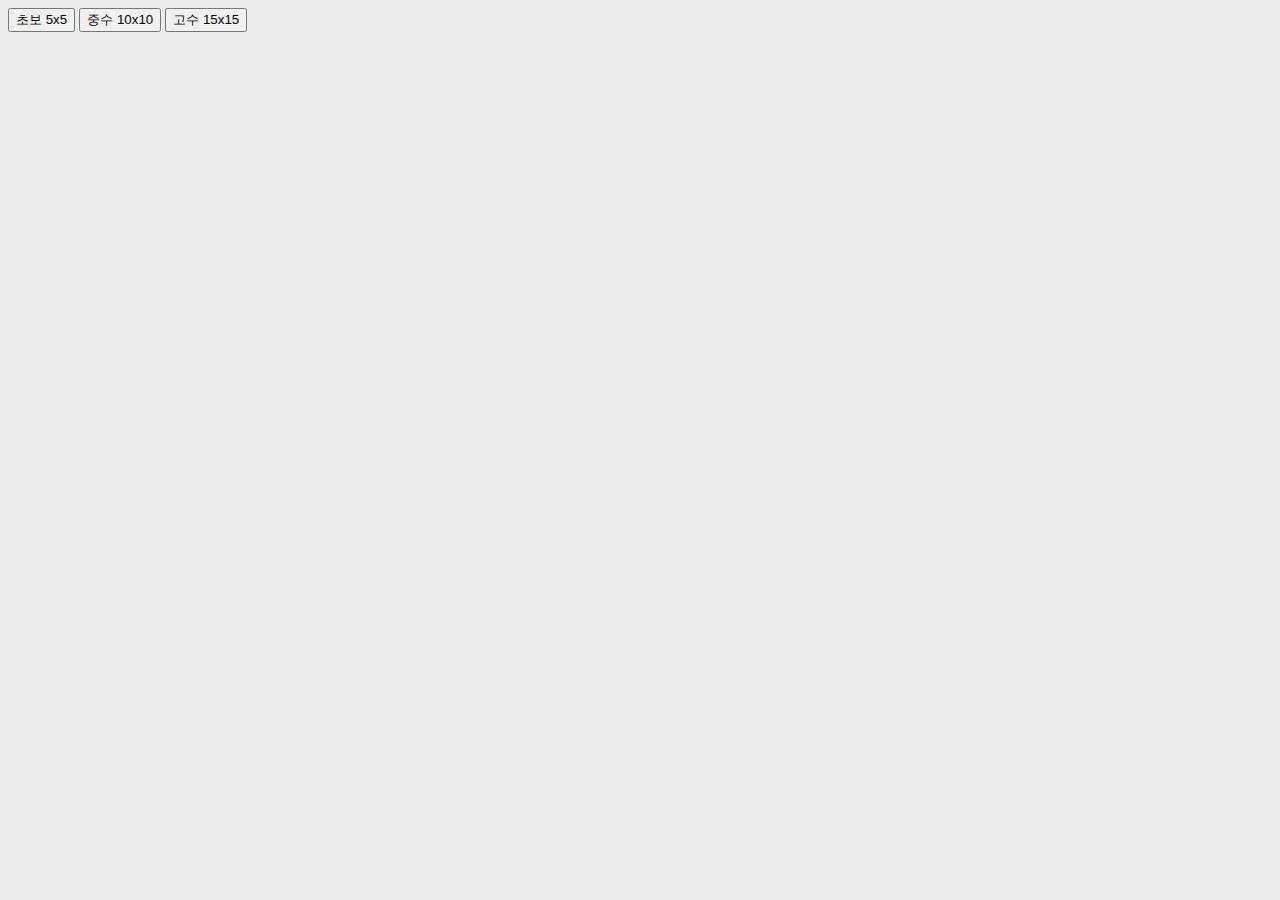
<file: index.html>
<!DOCTYPE html>
<html>

<head>
    <meta charset="utf-8">
    <title>Nonogram</title>
    <link href="style.css" rel="stylesheet" type="text/css"/>
</head>
<body>
    <div class=whole>
        <button class='chobo'>초보 5x5</button>
        <button class='normal'>중수 10x10</button>
        <button class='gosu'>고수 15x15</button>
        <div class='life'></div>
    </div>
    <script src="script.js"></script>
</body>

</html>
</file>
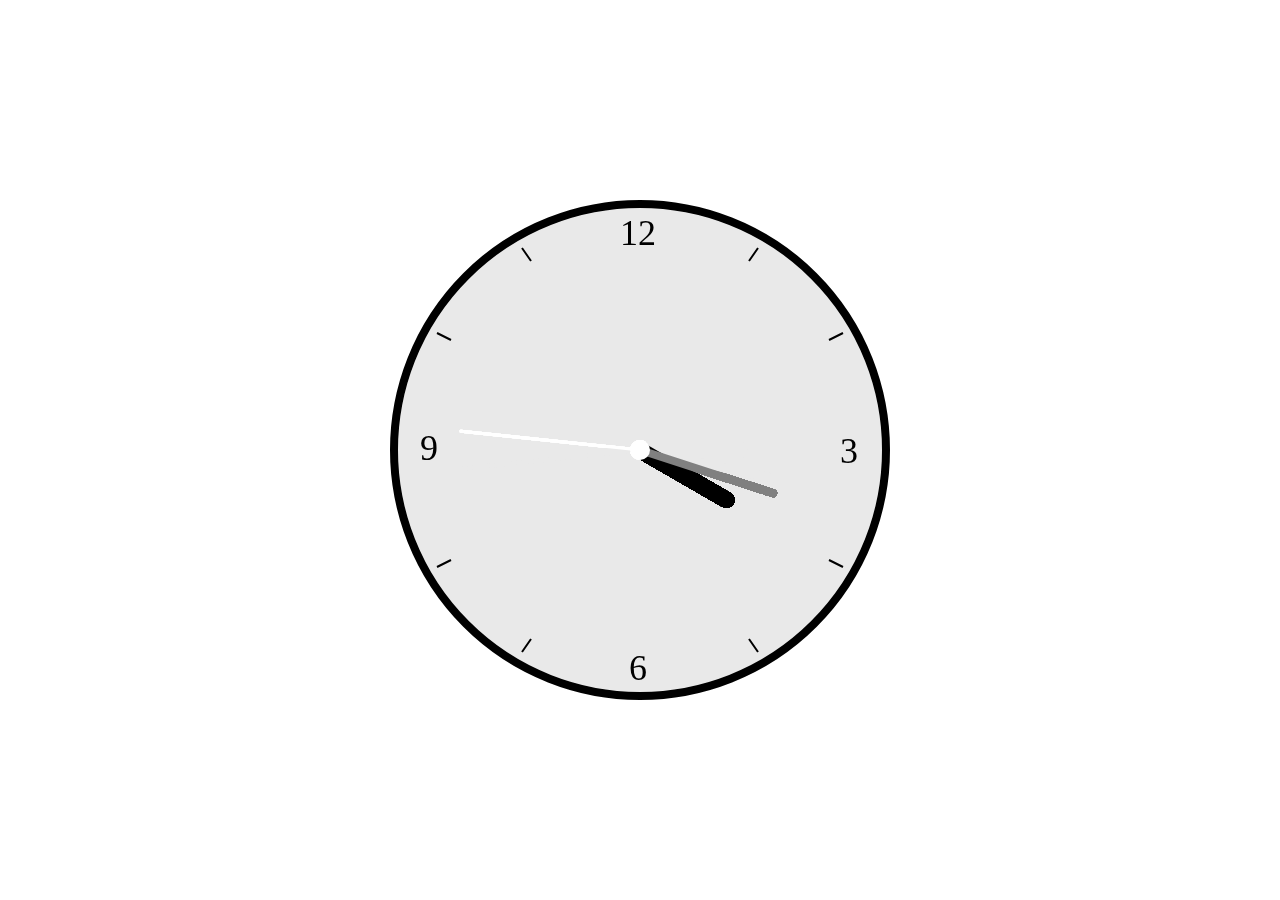
<file: Clock-App/index.html>
<!DOCTYPE html>
<html>

<head>
    <meta charset="utf-8">
    <title>Clock</title>
    <link href="style.css" rel="stylesheet" type="text/css"/>
</head>
<body>
    <canvas width="500" height="500"></canvas>
    <script src="script.js"></script>
</body>

</html>
</file>
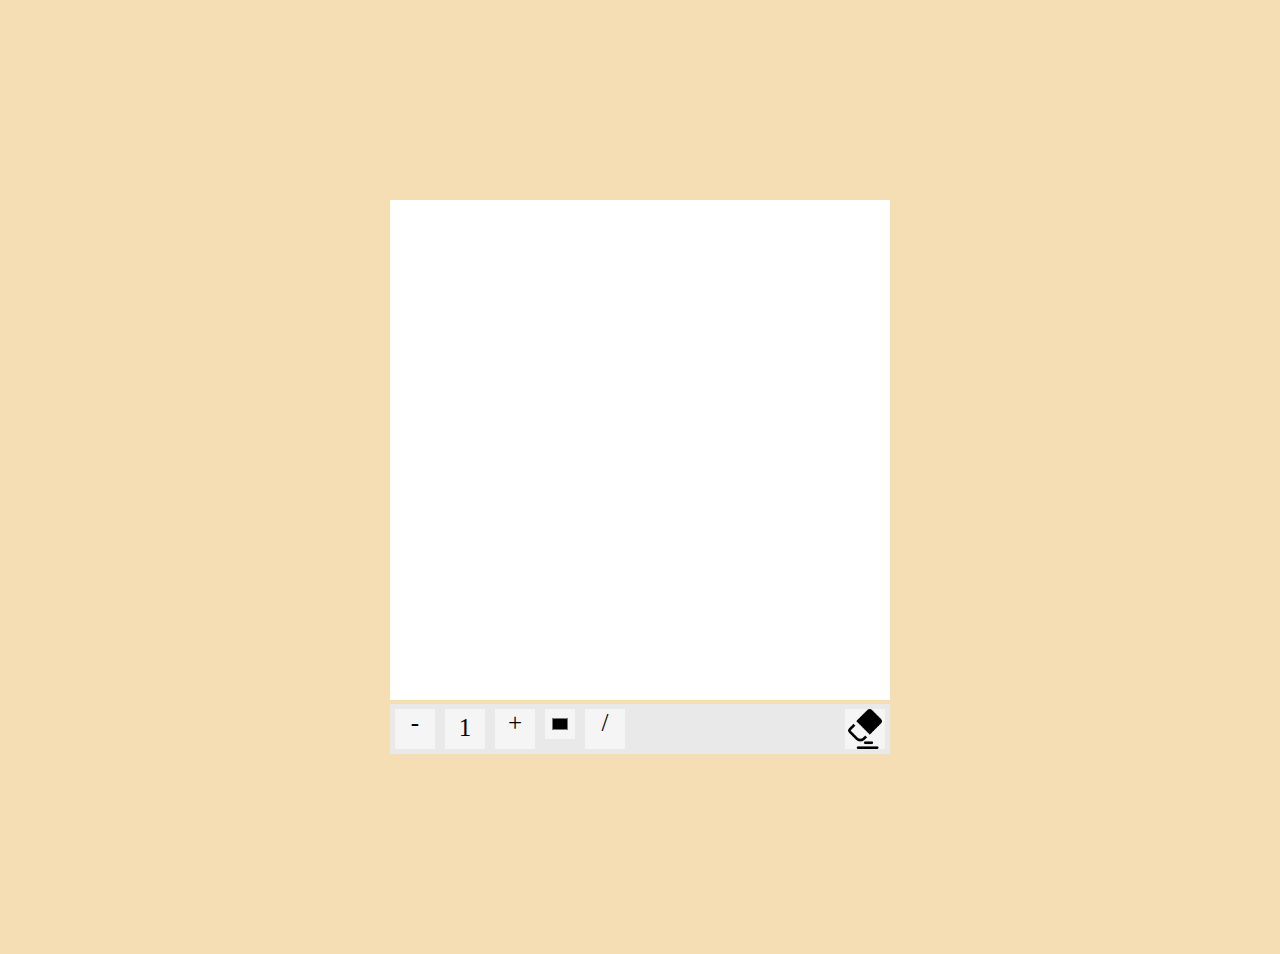
<file: Drawing-App/index.html>
<!DOCTYPE html>
<html>

<head>
    <meta charset="utf-8">
    <title>Drawing App</title>
    <link href="style.css" rel="stylesheet" type="text/css" />
</head>

<body>
    <div class='whole'>
        <canvas width="500" height="500"></canvas>
        <div class='controls'>
            <span class='minus'>-</span>
            <span class='size'>1</span>
            <span class='plus'>+</span>
            <input type="color" class='color'></input>
            <span class='changeHow'>/</span>
            <div class='clear'></div>
        </div>
    </div>
    <script src="script.js"></script>
</body>

</html>
</file>
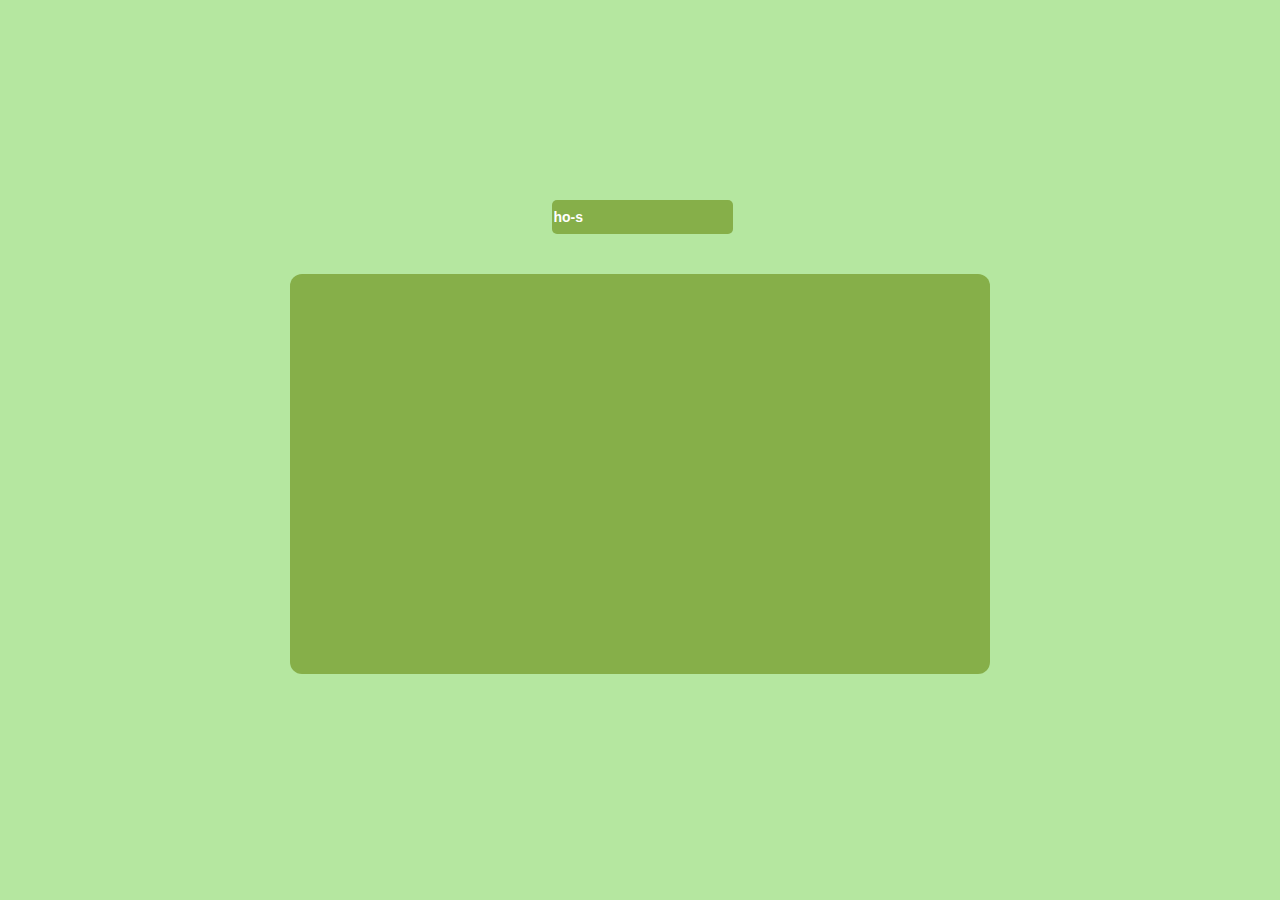
<file: Github-Profile-Searching-App/index.html>
<!DOCTYPE html>
<html>
    <head>
        <meta charset="UTF-8">
        <title>Github Profile</title>
        <link href="style.css" rel="stylesheet" type="text/css" />
    </head>
    <body>
        <form id='form'>
            <input id='input' autocomplete="off" type="text" placeholder="Search a Github User"/>
        </form>
        <div id='result'>
            <div id='left'>
                <div id='image'></div>
            </div>
            <div id='right'>
                <div id='name'>
                    <span id='naming'></span>
                    <a id='address'></a>
                </div>
                <div id='introduction'></div>
                <div id='information'>
                    <span id='followers'></span>
                    <span id='follwings'></span>
                    <span id='reposCount'></span>
                </div>
                <div id='reposName'></div>
                <ul id='reposList'></ul>
            </div>
        </div>
        <script src="script.js"></script>
    </body>
</html>
</file>
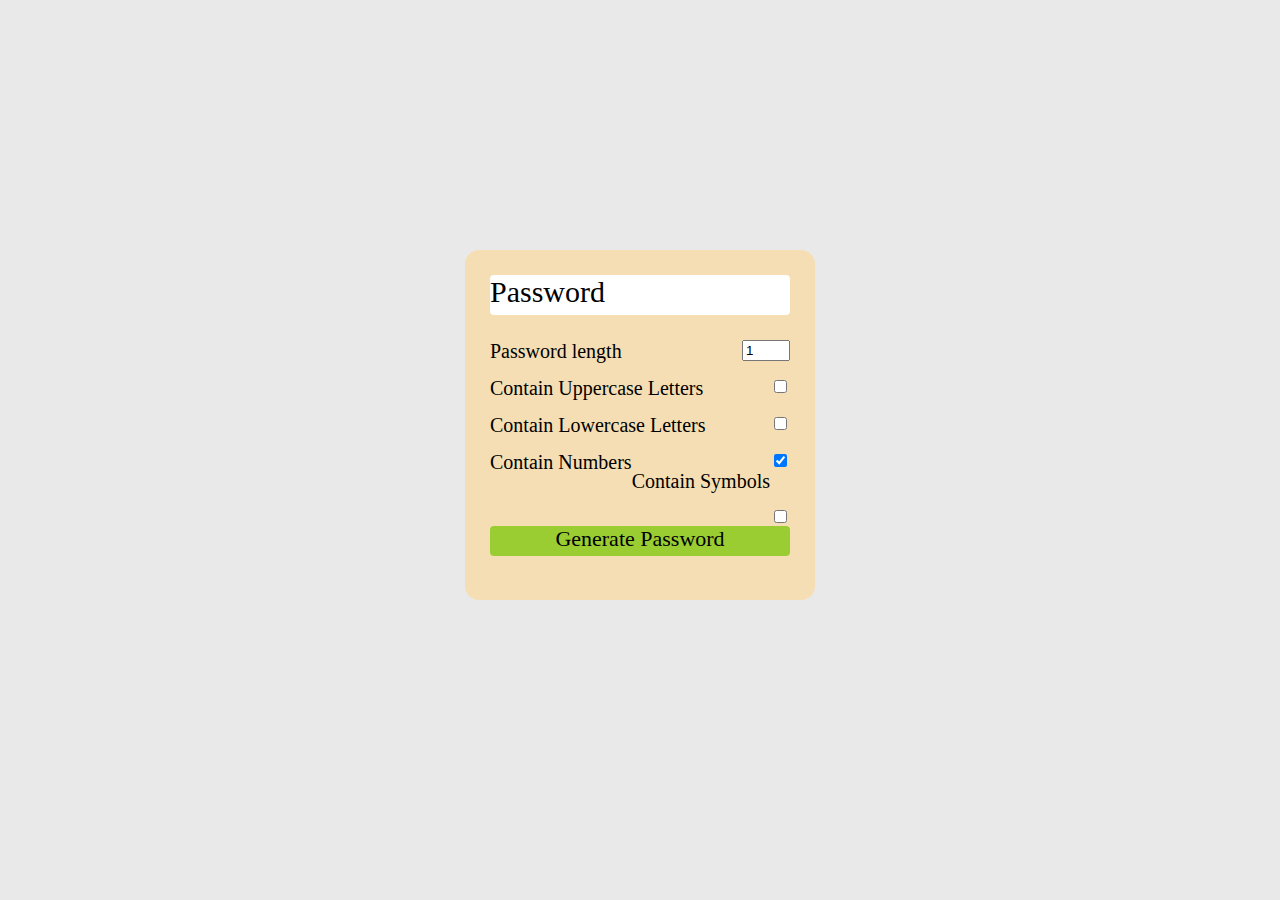
<file: Password-Generating-app/index.html>
<!DOCTYPE html>
<html>

<head>
    <meta charset="utf-8">
    <title>Password Generator App</title>
    <link href="style.css" rel="stylesheet" type="text/css" />
</head>

<body>
    <div class='whole'>
        <div class='space'>Password</div>
        <span>Password length</span><input class='long' type='number' min='1'>
        <span>Contain Uppercase Letters</span><input class='upper' type='checkbox'>
        <span>Contain Lowercase Letters</span><input class='lower' type='checkbox'>
        <span>Contain Numbers</span><input class='number' type='checkbox'>
        <span>Contain Symbols</span><input class='symbol' type='checkbox'>
        <div class='button'>Generate Password</div>
    </div>
    <script src="script.js"></script>
</body>

</html>
</file>
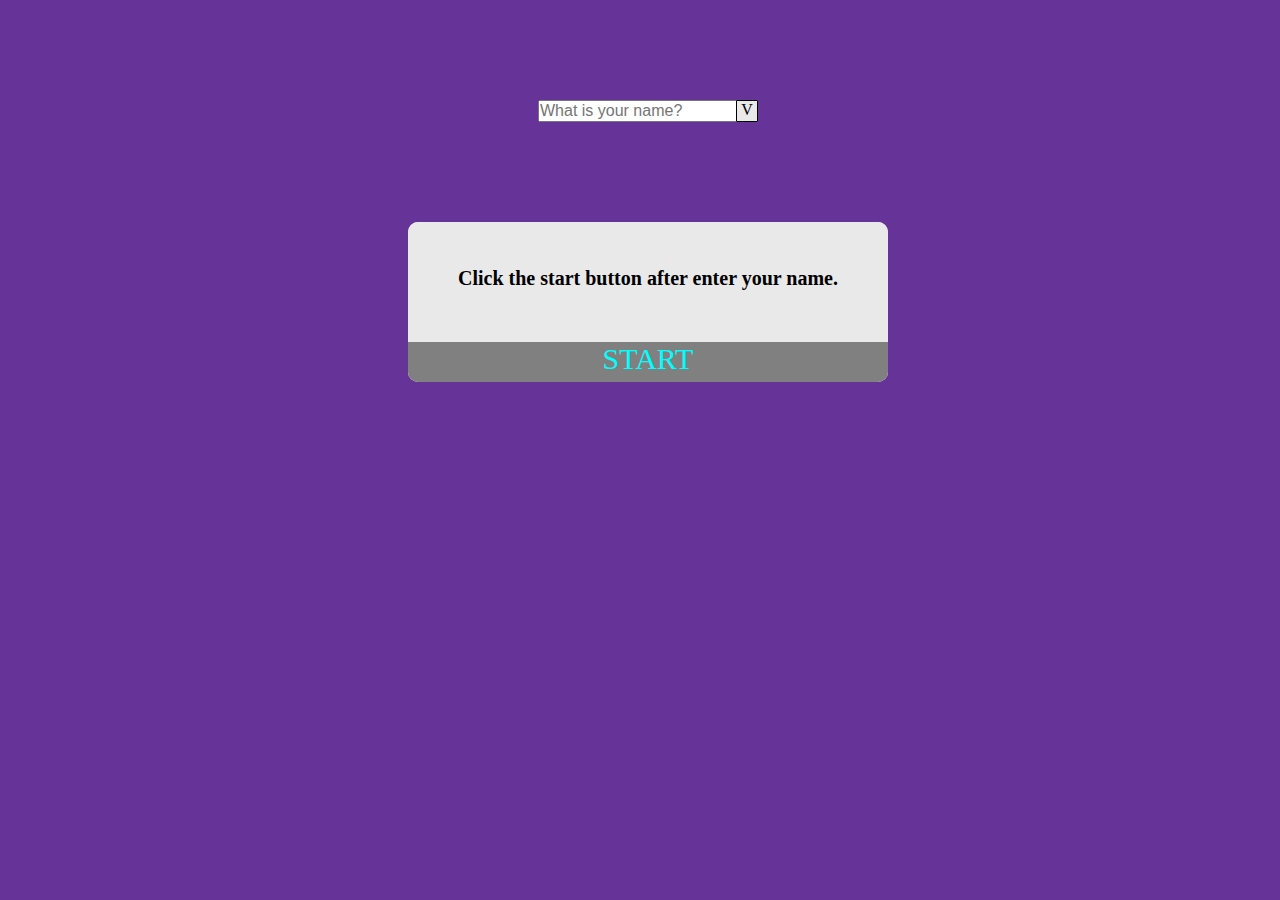
<file: Quiz-app/index.html>
<!DOCTYPE html>
<html>
    <head>
        <meta charset="utf-8">
        <title>Quiz</title>
        <link href="style.css" rel="stylesheet" type="text/css" />
    </head>
    <body>
        <div id="first">
            <input id="name" type="text" placeholder="What is your name?"></input>
            <a id="button">V</a>
            <h2></h2>
            <h4>change name</h4>
        </div>
        <div id="space">
            <div id="problem-space"><h5 id="problem">Click the start button after enter your name.</h5></div>
            <div id="first-radio"><input id="a1" type="radio" name="answers"><label id="no1">A</label></div>
            <div id="second-radio"><input id="a2" type="radio" name="answers"><label id="no2">B</label></div>
            <div id="third-radio"><input id="a3" type="radio" name="answers"><label id="no3" >C</label></div>
            <div id="fourth-radio"><input id="a4" type="radio" name="answers"><label id="no4">D</label></div>
            <a id="start">START</a>
            <a id="submit">SUBMIT</a>
            <a id="restart">RESTART</a>
        </div>
    <script src="quiz.js"></script>
    <script src="name.js"></script>
    </body>
</html>
</file>
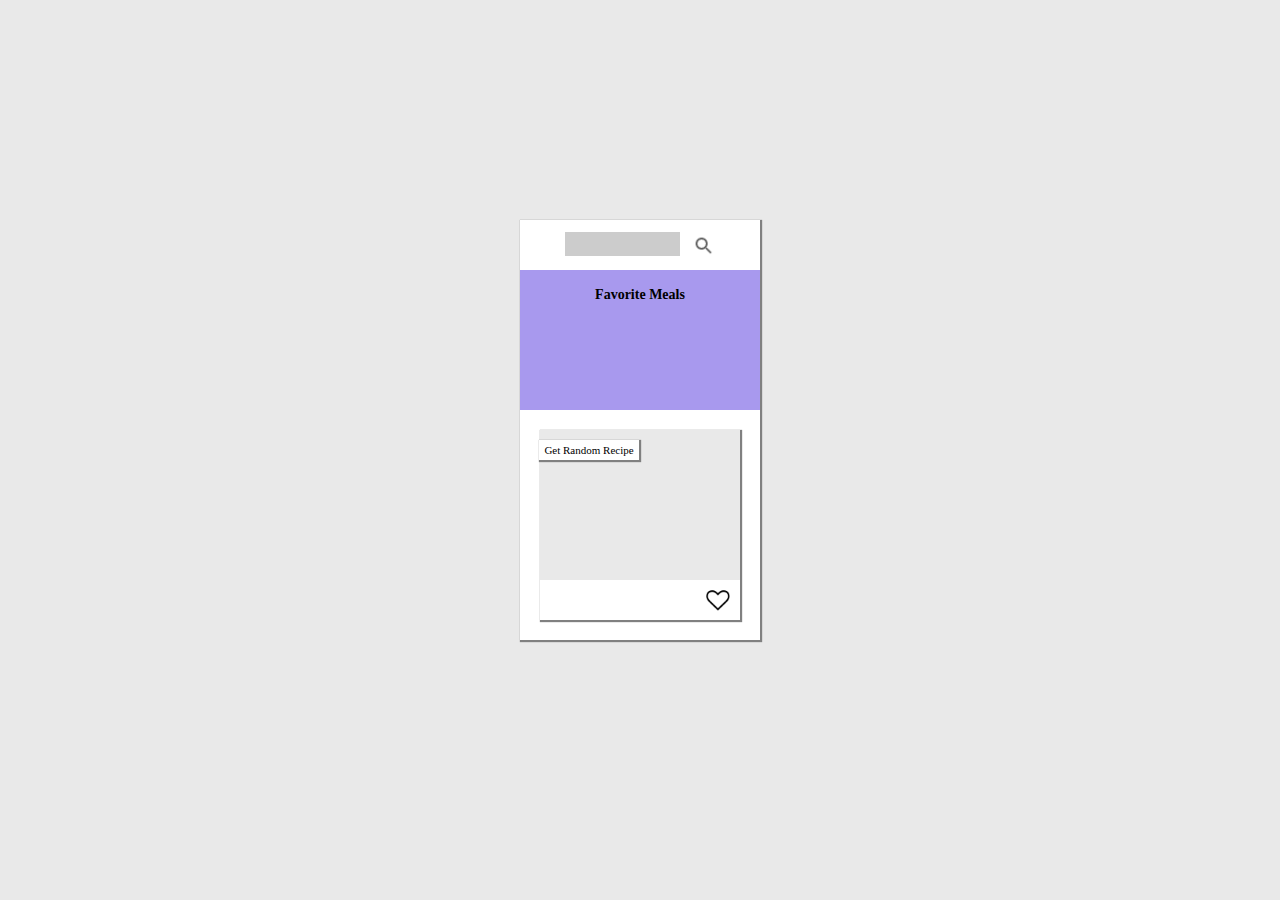
<file: Recipe-app/index.html>
<!DOCTYPE html>
<html>
    <head>
        <meta charset="utf-8">
        <title>Recipe</title>
        <link href="style.css" rel="stylesheet" type="text/css" />
    </head>
    <body>
        <div id="whole">
            <div id="top">
                <form>
                    <input id="input" type="text">
                    <a id="button"></a>
                </form>
            </div>
            <div id="mid">
                <div id="mid-high">Favorite Meals</div>
                <ul id="mid-low"></ul>
                </div>
                <div id="bottom">
                    <div id="first" class="space">
                        <div class="bottom-high" >
                            <div id="inside">Get Random Recipe</div>
                        </div>
                        <div class="bottom-low">
                            <div class="name"></div>
                            <div class="heart" style='background-image:url("./images/heart.png");'></div>
                        </div>
                    </div>
                    <ul id="search-result">
                    </ul>
                </div>
            </div>
        </div>
    <script src="script.js"></script>
    </body>
</html>
</file>
<file: style.css>
html{
    height: 100%;
    overflow: hidden;
    background-color: #e9e9e9;
}

body{
    min-width: 1000px;
    
}

@keyframes fadeIn{
    0%{
        opacity: 0;
    }
    100%{
        opacity: 1;
    }
}

@keyframes fadeOut{
    0%{
        opacity: 1;
    }
    50%{
        opacity: 0;
    }
}

#background{
    animation: fadeIn 2s;
    min-width: 100%;
    min-height: 100%;
    position: absolute;
    top:0;
    left: 0;
    z-index: -1;
}

#today{
    width: 100%;
    height: 30px;
    text-align: center;
    color: black;
    text-shadow:-1px 0 #F2F1F6, 0 1px #F2F1F6, 1px 0 #F2F1F6, 0 -1px #F2F1F6;
}

#mid{
    width: 200px;
    height: 200px;
    margin:100px auto;
    display: flex;
    flex-direction: column;
    align-items: center;
    justify-content: center;
    background-color: #e9e9e9;
    border-radius: 200px;
    border:1px solid grey
}

#timer{
    height: 33px;
    width: 95px;
}

#timer h2{
    display: contents;
}

#history li button,
#mid button{
    width: 48px;
    height: 24px;
    background-color: gray;
    color: white;
    box-shadow: 1px 1px 1px 1px black;
}
#history li button{
    position: absolute;
    top: 0;
    right: 0;
}

#buttons{
    margin-top:30px
}

#history{
    position: fixed;
    left: 0;
    top:0;
    height: 100%;
    width:300px;
    background-color: transparent;
    display: block;
    margin:0;
    padding:0;
}

#history:hover{
    overflow-y: auto;
}

#input{
    margin-top:20px;
    width: 80px;
}

#history li{
    font-weight: 600;
    text-shadow:-1px 0 #F2F1F6, 0 1px #F2F1F6, 1px 0 #F2F1F6, 0 -1px #F2F1F6;
    position: relative;
}

#more{
    width: 48px;
    height: 48px;
    border-radius: 48px;
    position: absolute;
    left: 0px;
    top:0;    
    z-index: 1;
    font-weight: 700;
}

#memoAlarm{
    position: absolute;
    top:50px;
    right: 50px;
    overflow-y:auto;
}

#memo,
#alarm{
    width: 300px;
    max-height: 100%;
    background-color: #e9e9e9;
    padding:0;
    list-style: none;
    border-radius: 14px;
    margin: 0;
    overflow-y: auto;
}
#alarm{
    margin-top: 40px;
}

#add-memo,
#add-alarm{
    width: 24px;
    height: 24px;
    background-image: url(./images/plus.png);
    background-repeat: no-repeat;
    background-size: contain;
    margin: 8px;
    float: right;
    cursor: pointer;
}

#memo-name,
#alarm-name{
    margin: 8px;
    text-shadow:-1px 0 #F2F1F6, 0 1px #F2F1F6, 1px 0 #F2F1F6, 0 -1px #F2F1F6;
    font-size: 18px !important;
    font-weight: 600;
}

#memo li{
    width: 240px;
    background-color: white ;
    box-shadow: 1px 1px 1px 1px;
    margin: 20px auto;
    position: relative;
}

#memo textarea{
    border:none;
    width: 240px;
    height: 24px;
    padding: 0;
    margin: 0;
    font-weight: 500;
    font-size: 14px;
    resize: none;
    overflow-y: auto;
    transition: height .5s;
}


#memo form{
    position: relative;
}

#memo a{
    position: absolute;
    top: 0;
    right: 0;
    margin: 8px;
    width: 14px;
    height: 14px;
    background-image: url(./images/cross.png);
    background-repeat: no-repeat;
    background-size: contain;
    cursor: pointer;
    z-index: 1;
}

#memo b{
    position: absolute;
    top: 0;
    right: 30px;
    margin: 8px;
    width: 14px;
    height: 14px;
    cursor: pointer;
    padding: 0;
    background-color: white;
    font-size: 13px;
    line-height: 1;
    z-index: 1;
    background-image: url(./images/v.png);
    background-repeat: no-repeat;
    background-size: contain;
}

#memo textarea:focus{
    height: 240px;
}

#alarmSet{
    margin: auto;
    width: 200px;
    height: 300px;
    position: relative;
    z-index: 100;
    background-color: #e9e9e9;
    background-blend-mode: multiply;
    border-radius: 14px;
}

#alarmSet span{
    font-size:15px;
    font-weight: 600;
}

#alarmSet input{
    margin: 10px 25px 10px 10px;
    width: 60px;
}

#containBox{
    position: absolute;
    top:0;
    right: 0;
    height: 100%;
    width: 100%;
    background-color: black;
    opacity: 0.7;
    z-index: 2;
}

#alarmSet textarea{
    resize: none;
    margin: 0 18px;
}

#alarmSet button{
    margin: 2px 28px
}

#alarm li{
    width: 240px;
    background-color: white ;
    box-shadow: 1px 1px 1px 1px;
    margin: 20px auto;
    position: relative;
}

#alarm li div{
    text-overflow: clip;
    white-space: nowrap;
    overflow: hidden;
    line-height: 2;
}

#alarm li div:hover{
    overflow: auto;
}

#alarm a{
    position: absolute;
    top: 0;
    right: 0;
    margin: 8px;
    width: 14px;
    height: 14px;
    background-image: url(./images/cross.png);
    background-repeat: no-repeat;
    background-size: contain;
    cursor: pointer;
    z-index: 1;
}

#stopButton{
    background-image: url(./images/stopButton.png);
    width: 400px;
    height: 400px;
    margin:40px auto;
    background-repeat: no-repeat;
    background-size: contain;
    cursor: pointer;
    z-index:10;
    position: relative;
    top:-200px
}

h3{
    margin: auto;
    z-index:100;
    top:-200px;
    text-align: center;
    position: relative;
    color:white;
}

#video{
    position: absolute;
    top:400px;
    display: none;
}

@media screen and (max-width:1100px){
    #memoAlarm{
        position: absolute;
        top:auto;
        bottom: auto;
        left: auto;
    }
    #video{
        display: none !important;
    }
}

@media screen and (max-width:670px){
    #memoAlarm{
        display: none;
    }
}
</file>
<file: Clock-App/style.css>
canvas{
    width: 500px;
    height: 500px;
    margin: 200px auto;
    display: block;
}
</file>
<file: Drawing-App/style.css>
body{
    background-color: wheat;
    margin: 0;
}

.whole{
    margin:200px auto;
    width: 500px;
}

canvas{
    width: 500px;
    height: 500px;
    background-color: white;
}

.controls{
    height: 50px;
    background-color: #e9e9e9;
    position: relative;
}

.controls span,
.color{
    height: 40px;
    width: 40px;
    margin:5px;
    background-color: whitesmoke;
    float: left;
    font-size: 25px;
    text-align: center;
}

.minus,
.plus,
.color,
.changeHow{
    cursor: pointer;
}

.color{
    border:0;
    padding: 5px;
    height: 30px;
    width: 30px;
}

.size{
    line-height: 1.5;
}

.clear{
    position: absolute;
    top:0;
    right: 0;
    height: 40px;
    width: 40px;
    margin:5px;
    background-color: whitesmoke;
    cursor: pointer;
    background-image: url(./images/eraser.png);
    background-repeat: no-repeat;
    background-size: contain;
}
</file>
<file: Github-Profile-Searching-App/style.css>
body{
    background-color: #b5e7a0
}

#form{
    width: 177px;
    margin: 200px auto 0;
}

#form input{
    background-color: #86af49;
    border: none;
    border-radius: 5px;
    height: 32px;
    font-size: 14px;
    color: white;
    font-weight: 600;
    width: 177px;
}

form input:focus{
    outline-style:dashed
}

#result{
    width: 700px;
    height: 400px;
    margin:40px auto;
    background-color:#86af49;
    border-radius: 12px;
    position: relative;
}

#left{
    width: 225px;
    height: 400px;
    display: inline-block;
}

#right{
    width: 469px;
    height: 400px;
    position: absolute;
    right: 0;
    top:0
}

#image{
    width: 175px;
    height: 175px;
    margin: 25px;
    border-radius: 175px;
    background-repeat: no-repeat;
    background-size: contain;
}

#right div, #reposList{
    width: 469px;
    color: white;
    overflow-y:auto; 
}

#name{
    height: 100px;
    line-height: 6.3;
    font-weight: 800;
    text-overflow: ellipsis;
    white-space: nowrap;
    overflow: hidden;
}

#introduction{
    height: 80px;
    overflow-x: hidden;
    overflow-y: auto;
}

#information{
    height: 40px;
    font-weight: 800;
}

#information span{
    margin-right:50px;
}

#reposName{
    height: 40px;
    font-weight: 800;
}

#reposList{
    height: 140px;
    margin: 0;
    padding: 0;
    list-style: none;
}

#reposList li{
    display: inline-block;
    background-color: white;
    border-radius: 14px;
    margin: 4px
}

#reposList a{
    text-decoration: none;
    color:black;
    padding:0 4px;
    font-weight: 500;
}

#address{
    margin-left:100px;
    text-decoration: none;
    color: white;
}
</file>
<file: Password-Generating-app/style.css>
body{
    background-color: #e9e9e9;
}

::-webkit-scrollbar {  
    height: 4px;
}

::-webkit-scrollbar-thumb {
    border-radius: 8px;
    background-color: black;
}

.whole{
    margin:250px auto;
    width: 300px;
    height: 300px;
    padding: 25px;
    background-color: wheat;
    border-radius: 14px;
}

.space{
    margin-bottom: 25px;
    width: 300px;
    height: 40px;
    background-color: white;
    font-size: 30px;
    overflow-x: auto;
    overflow-y: hidden;
    white-space: nowrap;
    border-radius: 4px;
}

.whole input{
    float: right;
}

.whole span{
    float: left;
    margin-bottom: 14px;
    font-size: 20px;
    font-weight: 500;
}

.long{
    width: 40px;
}

.button{
    width: 300px;
    height: 30px;
    background-color: yellowgreen;
    float: left;
    text-align: center;
    font-size: 22px;
    cursor: pointer;
    border-radius: 4px;
}
</file>
<file: Quiz-app/style.css>
body{
    height: 100%;
    width: 100%;
    overflow: hidden;
    background-color: rebeccapurple;
    min-width: 530px;
}

#first{
    margin: 100px auto;
    width: 220px;
    position: relative;
}

#name{
    padding:0;
    font-size:16px;
    display: none;
}

#button{
    width: 20px;
    height: 20px;
    margin: 0;
    padding: 0;
    position: absolute;
    top:0;
    right: 0;
    border-radius: 1px;
    border: solid black 1px;
    text-align: center;
    cursor: pointer;
    background-color: #e9e9e9;
    display: none
}

@keyframes expand{
    0%{
        height: 160px;
    }
    100%{
        height: 480px;
    }
}

@keyframes contract{
    0%{
        height: 480px;
    }
    100%{
        height: 160px;
    }
}

@keyframes fadeIn{
    0%{
        opacity: 0;
    }
    100%{
        opacity: 1;
    }
}

@keyframes fadeOut{
    0%{
        opacity: 1;
    }
    100%{
        opacity: 0;
    }
}


#space{
    margin: 0 auto;
    height: 160px;
    width: 480px;
    background-color: seashell;
    border-radius: 10px;
    position: relative;
}

h2{
    font-size: 24px;
    text-align: center;
    margin-bottom: 10px;
    text-shadow:-1px 0 #F2F1F6, 0 1px #F2F1F6, 1px 0 #F2F1F6, 0 -1px #F2F1F6;
}

h4{
    text-align: center;
    cursor: pointer;
    color:grey;
    font-size: 12px;
    font-weight: 400;
    margin: 0;
    display: none;
}

#problem-space{
    position: absolute;
    top: 0;
    width: 100%;
    height: 120px;
    border-top-left-radius: 10px;
    border-top-right-radius: 10px;
    background-color: #e9e9e9;
}

#problem{
    text-align: center;
    margin-top:45px;
    font-size:20px;
}

#start,
#submit,
#restart{
    position: absolute;
    bottom: 0;
    width: 100%;
    height: 40px;
    background-color: grey;
    border-bottom-left-radius: 10px;
    border-bottom-right-radius: 10px;
    text-align: center;
    font-size: 30px;
    color: aqua;
    cursor: pointer;
}

#submit,
#restart{
    display: none;
}

#space input{
    margin:32px;
}

#first-radio{
    padding-top: 120px;
}

#first-radio,
#second-radio,
#third-radio,
#fourth-radio{
    opacity: 0;
}
</file>
<file: Recipe-app/style.css>
body{
    background-color: #e9e9e9;
}

::-webkit-scrollbar{
    width: 4px;
    height: 100%;
    border: 1px solid wheat;
    border-radius: 8px;
}
::-webkit-scrollbar-thumb{
    border-radius: 8px;
    background-color: black;
}

#whole{
    margin: 220px auto;
    height: 420px;
    width: 240px;
    background-color: white;
    box-shadow: 1px 1px 1px 1px grey;
}

input{
    width: 115px;
    height: 24px;
    background-color: #ccc;
    border:0;
    padding: 0;
}

#button{
    width: 24px;
    height: 24px;
    padding: 0;
    margin:0;
    position: absolute;
    top:1px;
    right: 0;
    background-image: url(./images/search.PNG);
    background-repeat: no-repeat;
    background-size: cover;
    cursor: pointer;
}

form{
    margin: 12px 45px 13px 45px;
    display: inline-block;
    position: relative;
    width: 150px
}

#top{
    height: 50px;
}

#mid{
    height: 140px;
    background-color: rgb(168, 153, 238);
}


#bottom{
    height: 230px;
    width: 240px;
    display: inline-block;
    overflow-y:auto;
}

.space{
    box-shadow: 1px 1px 1px 1px grey;
    width: 200px;
    height: 190px;
    margin: 20px;
    padding:0
}

#search-result{
    list-style: none;
    padding: 0;
    margin: 0;
}

.bottom-high{
    height: 150px;
    background-color: #e9e9e9;
    position: relative;
    background-repeat: no-repeat;
    background-size: cover;
    cursor: pointer;
}

#inside{
    position: absolute;
    top:10px;
    left: -1px;
    background-color: white;
    text-align: center;
    line-height: 20px;
    font-size: 11px;
    width: 100px;
    height: 20px;
    cursor: pointer;
    box-shadow: 1px 1px 1px 1px grey;
}

#mid-high{
    height: 40px;
    line-height: 50px;
    text-align: center;
    font-size: 14px;
    font-weight: 600;
}

#mid-low{
    padding: 0;
    margin:0;
    margin-top:13px;
    list-style: none;
    height: 74px;
    overflow: hidden;
}

#mid-low:hover{
    overflow: auto;
}

#mid-low li{
    margin-left:7px;
    width: 52px;
    cursor: pointer;
    height: 70px;
    overflow: hidden;
    display: inline-block;
}

#mid-low div{
    width: 48px;
    height: 48px;
    border-radius: 48px;
    background-repeat: no-repeat;
    background-size: cover;
    border:2px solid white
}

#mid-low span{
    font-size: 12px;
    font-weight: 400;
    width: 50px;
    height: 16px;
    text-overflow: ellipsis;
    overflow: hidden;
    white-space: nowrap;
    display: inline-block;
    text-align: center;
}

.bottom-low{
    position: relative;
}

.heart{
    width: 24px;
    height: 24px;
    background-repeat: no-repeat;
    background-size: cover;
    margin-top: 8px;
    position: absolute;
    right: 10px;
    cursor: pointer;
    background-blend-mode: multiply;
}

.the-other-heart{
    width: 24px;
    height: 24px;
    background-repeat: no-repeat;
    background-size: cover;
    margin-top: 8px;
    position: absolute;
    right: 10px;
    cursor: pointer;
    background-blend-mode: multiply;
}

.name{
    position: absolute;
    margin-top: 9px;
    left:5px;
    font-size: 16px;
    font-weight: 600;
    width: 140px;
    text-overflow: ellipsis;
    overflow: hidden;
    white-space: nowrap;
    cursor: pointer;
}
</file>
